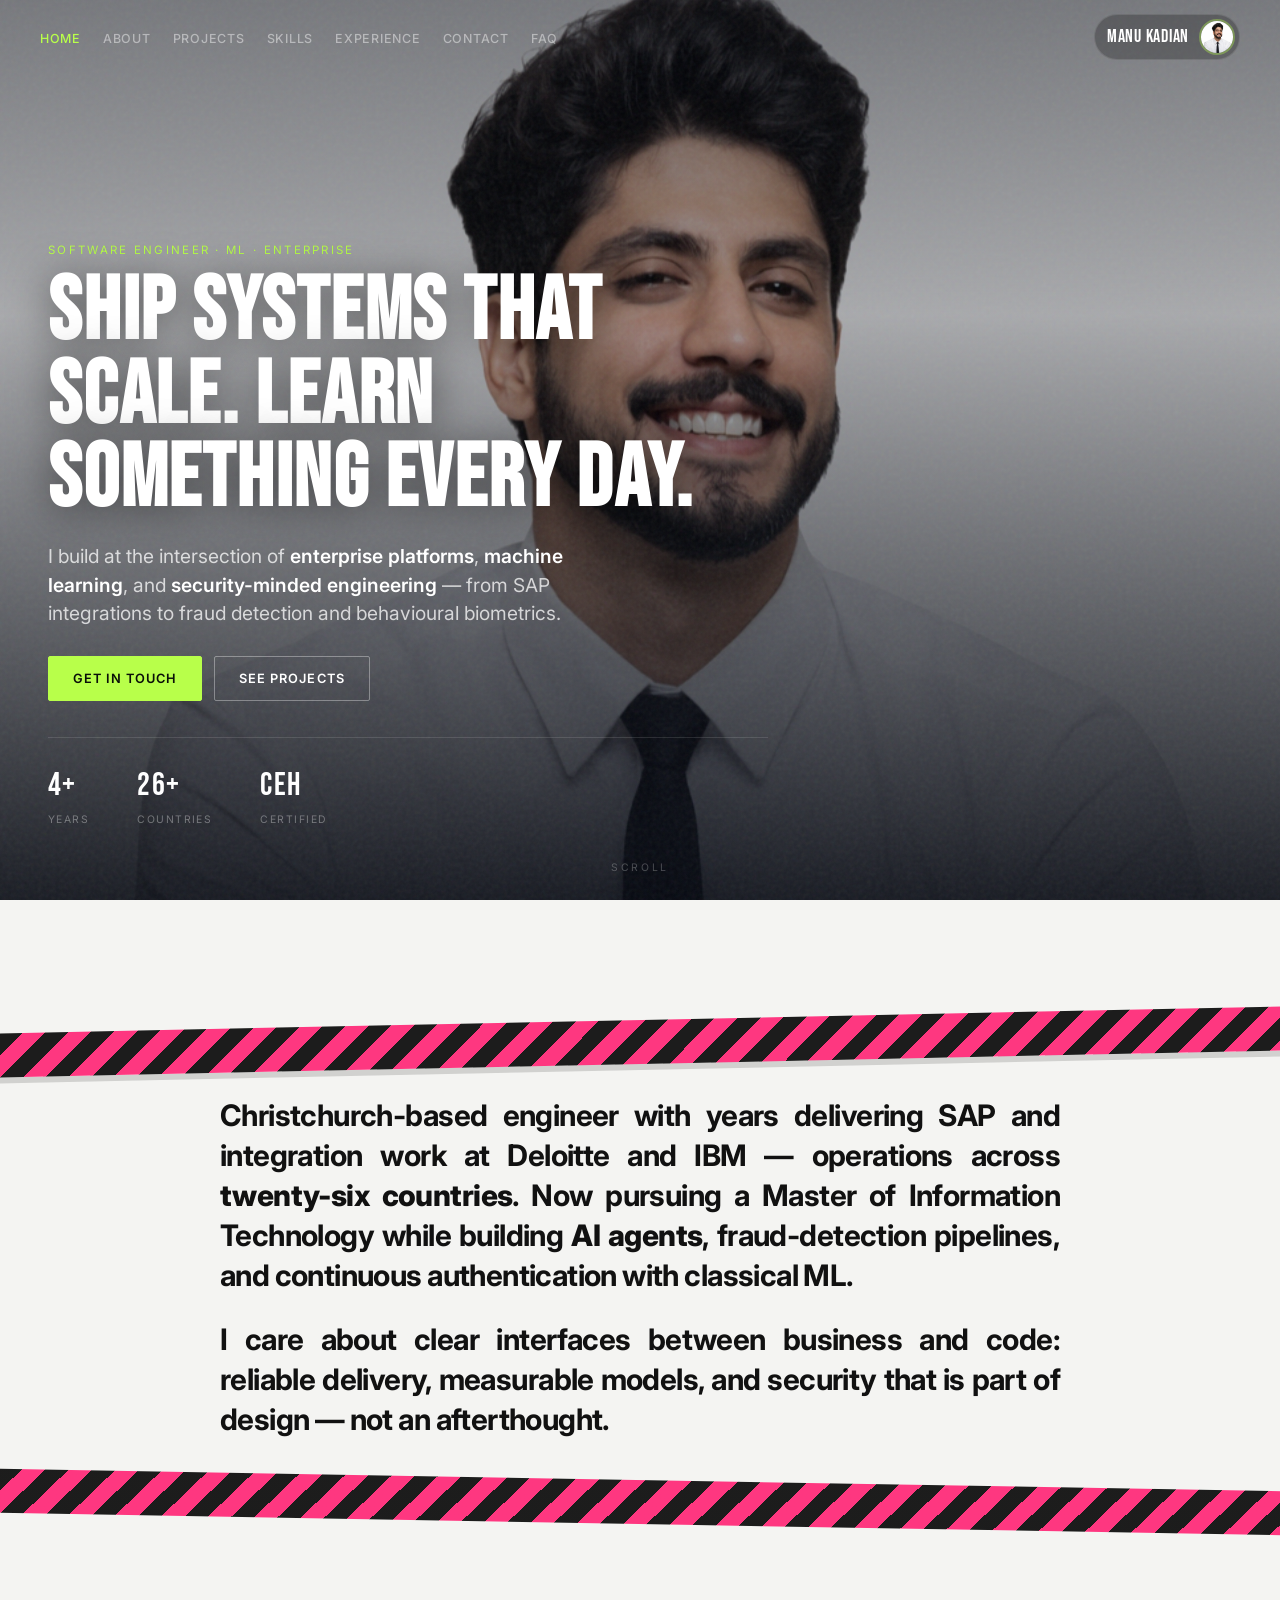
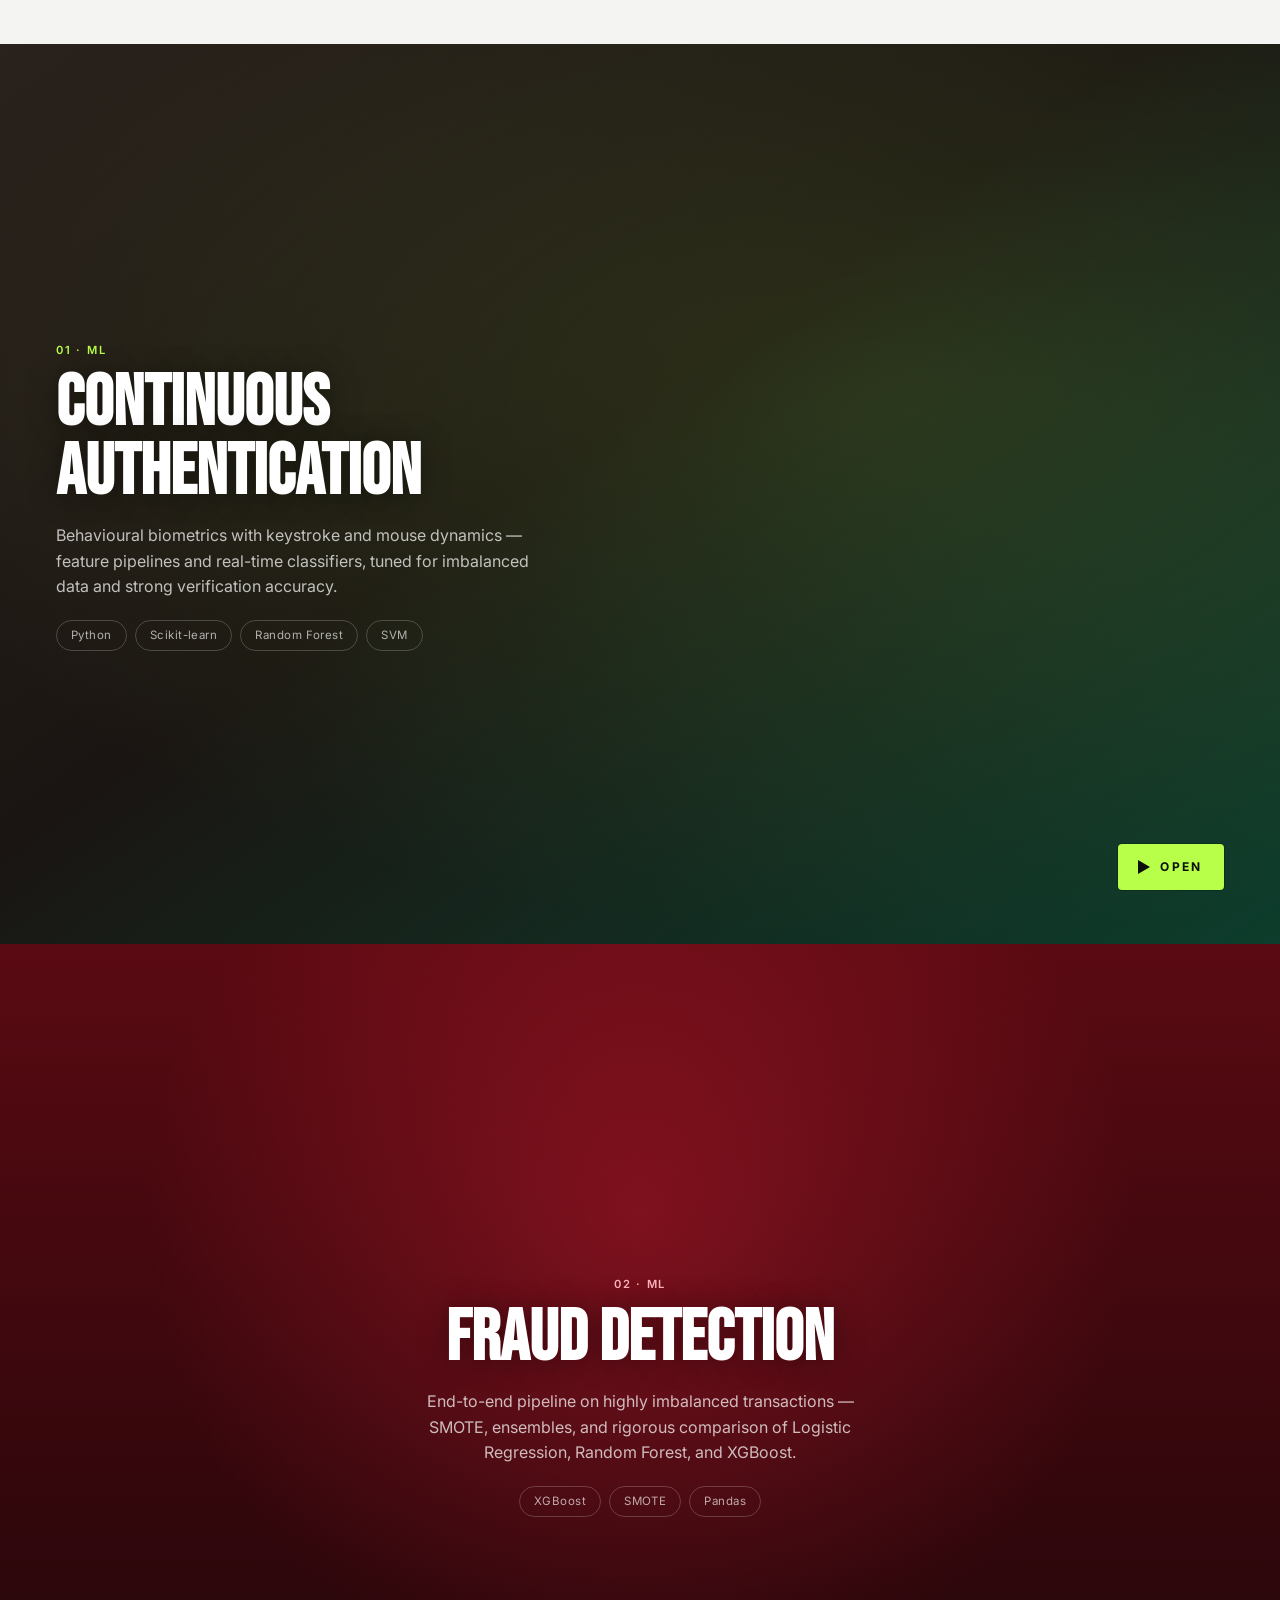
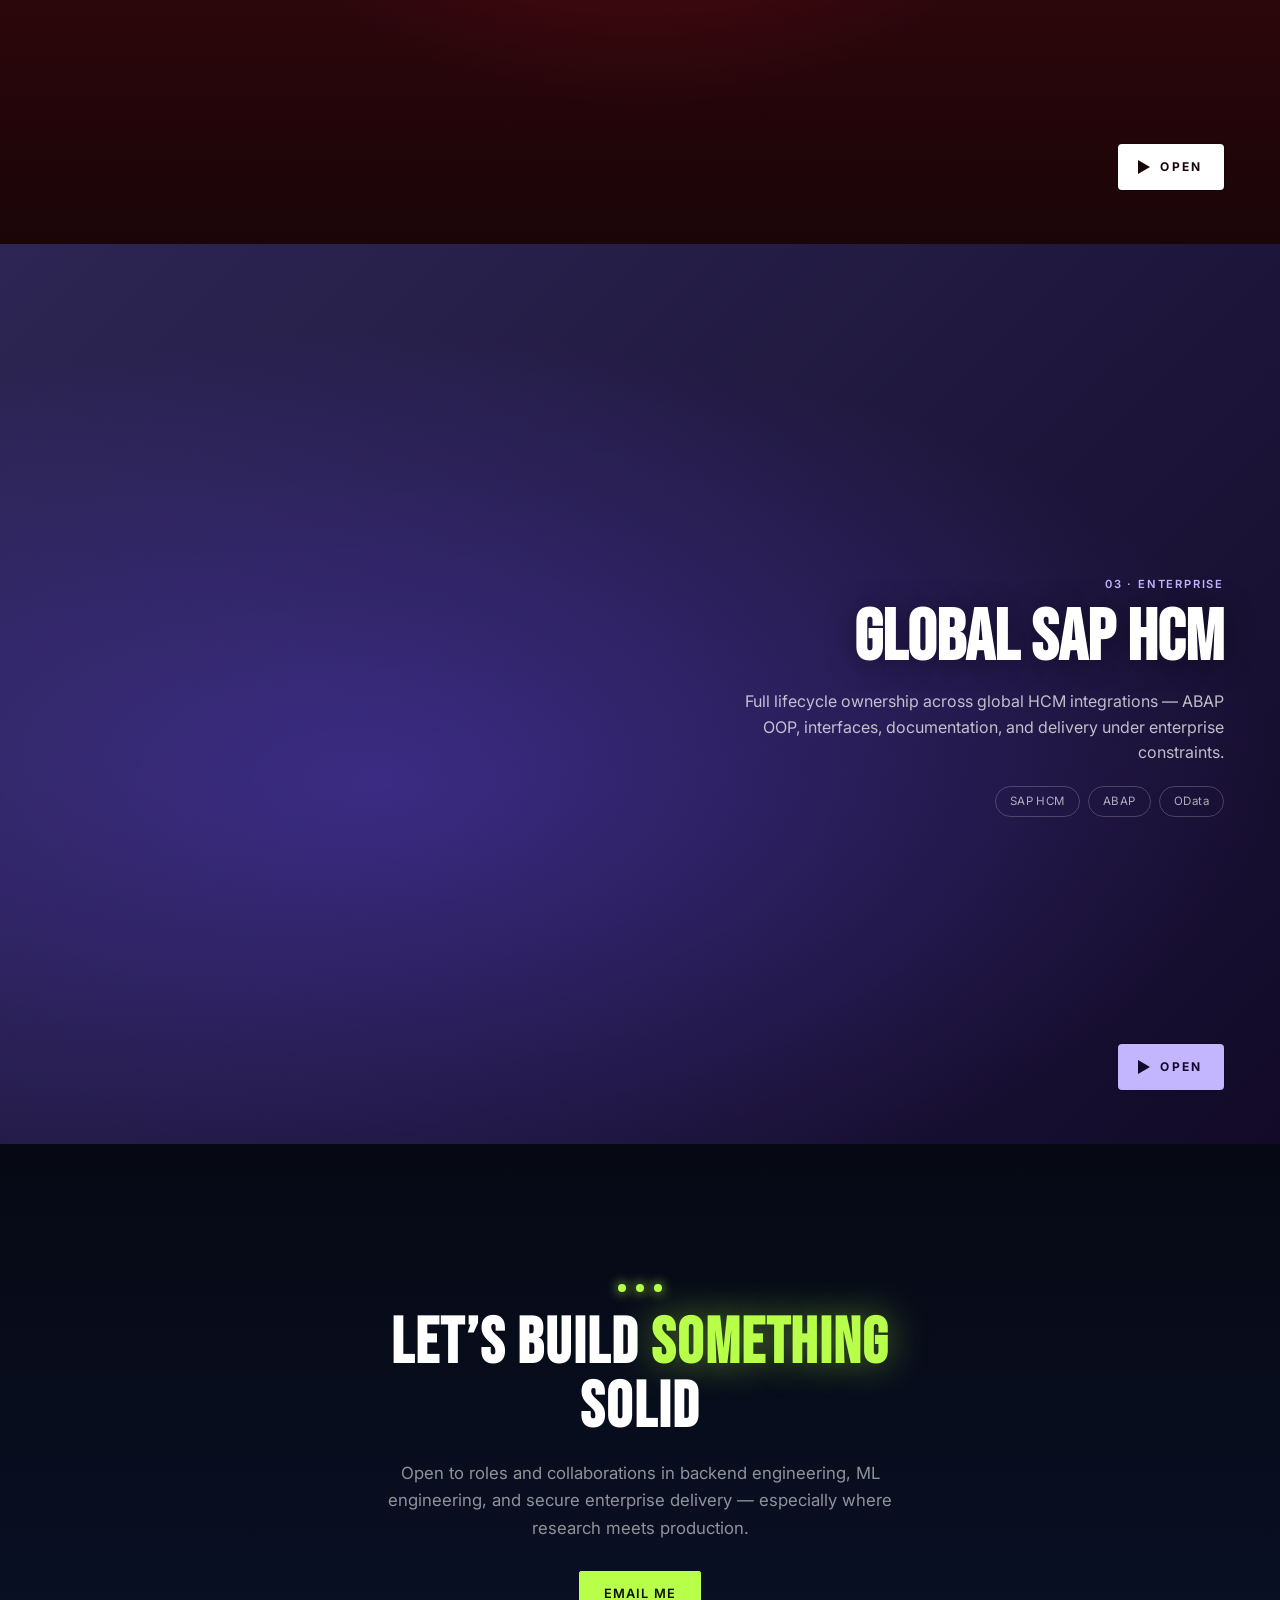
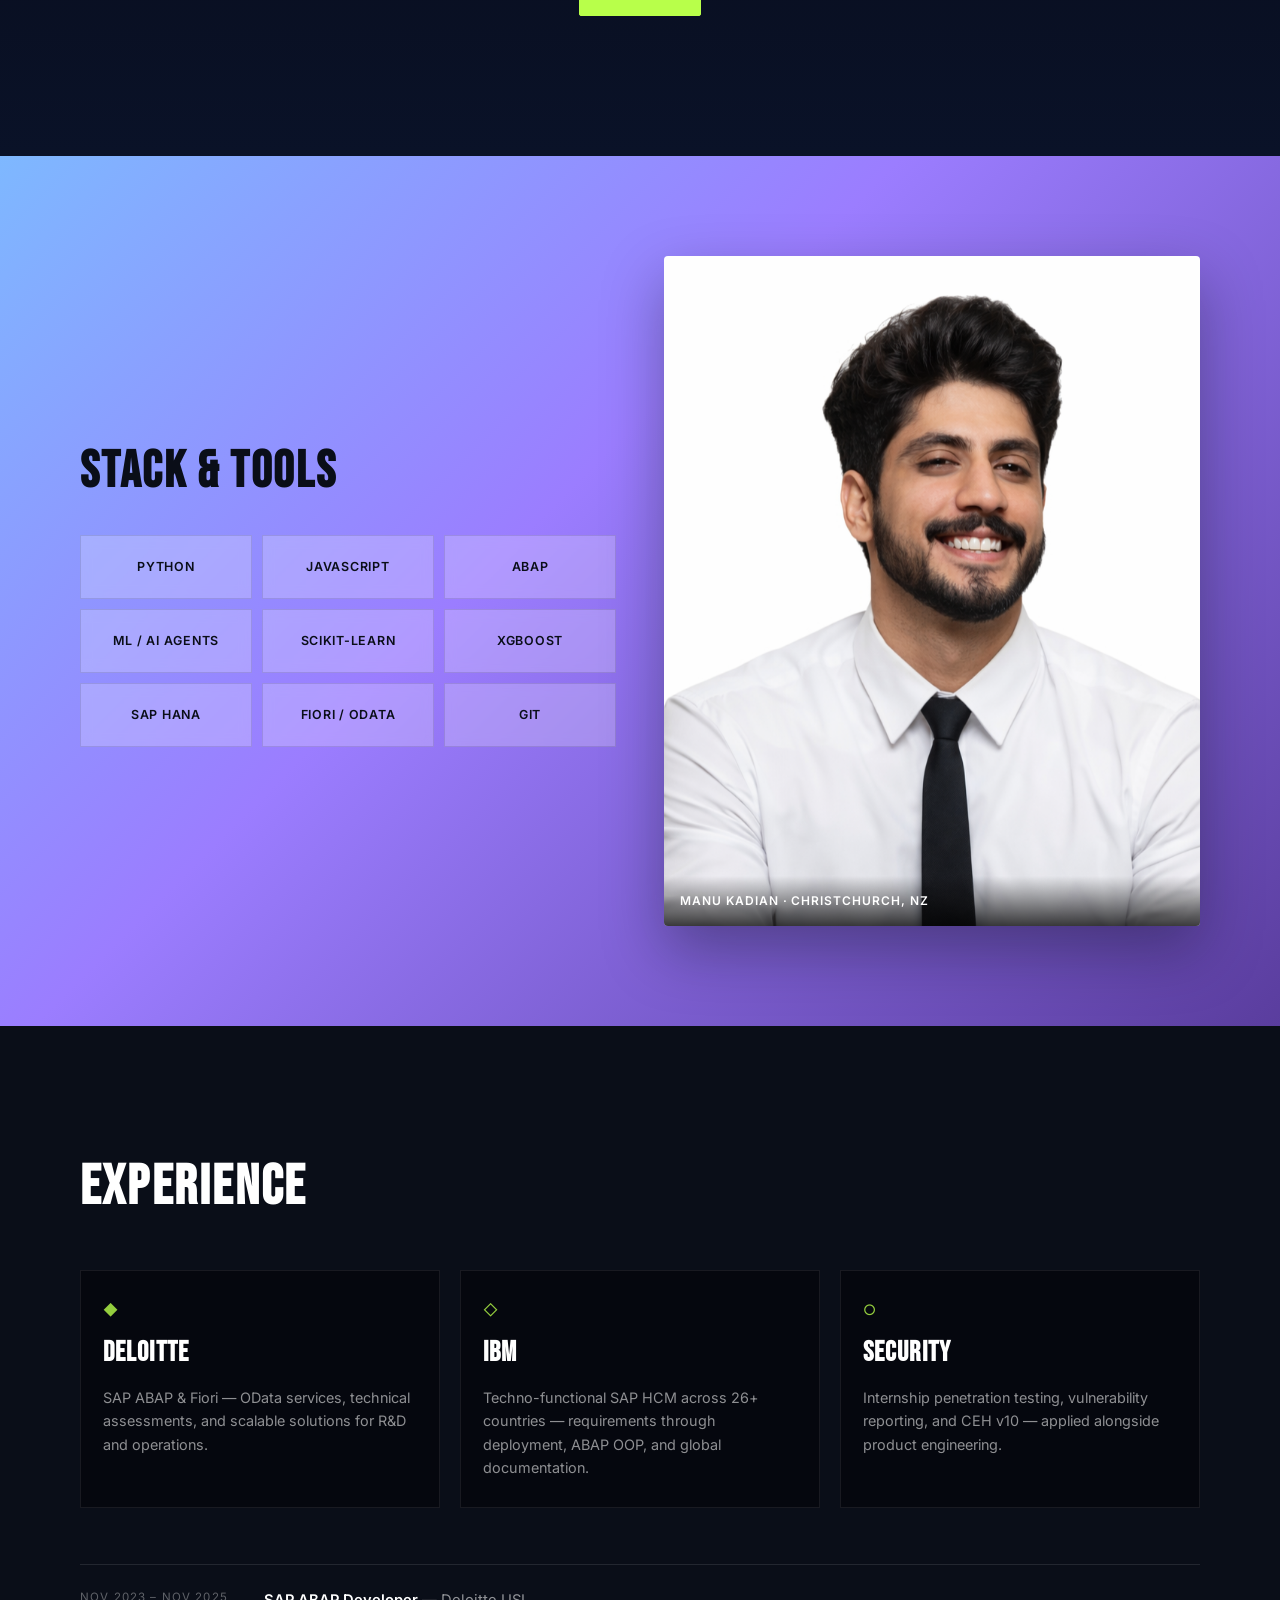
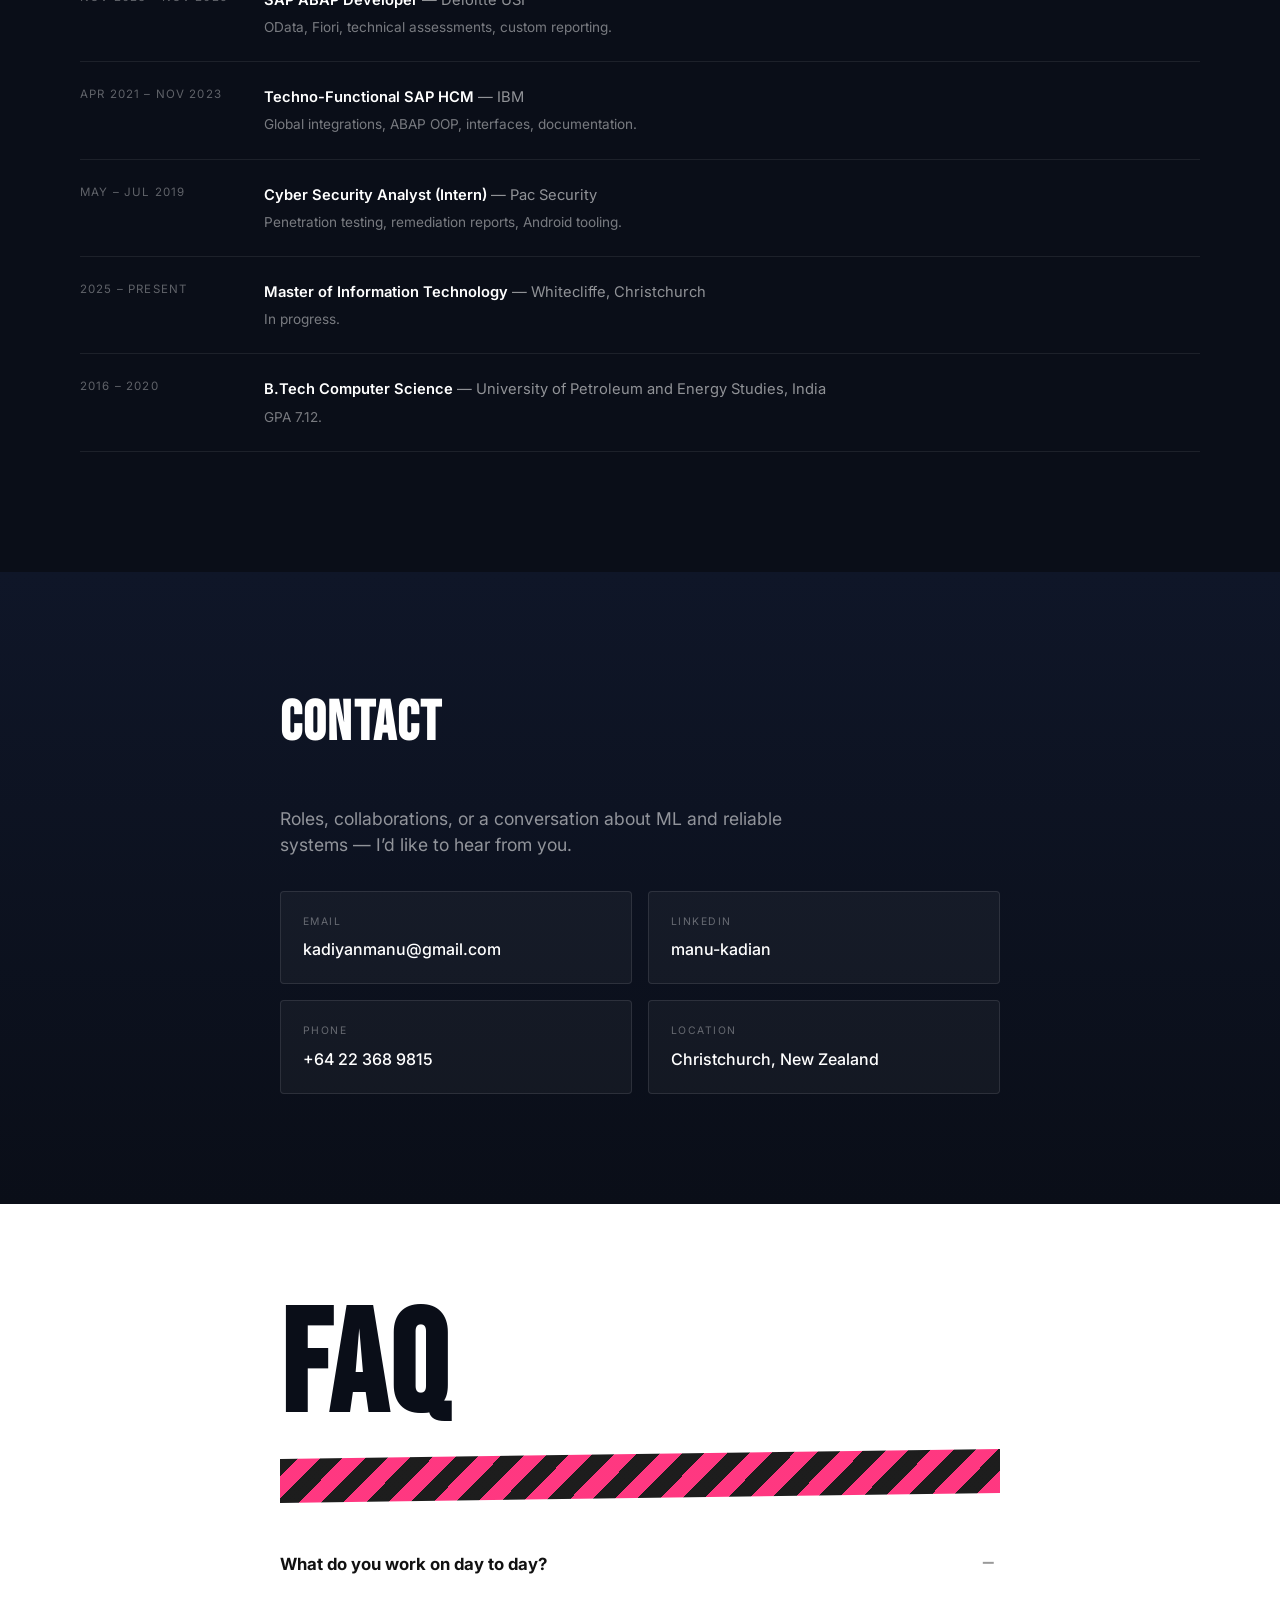
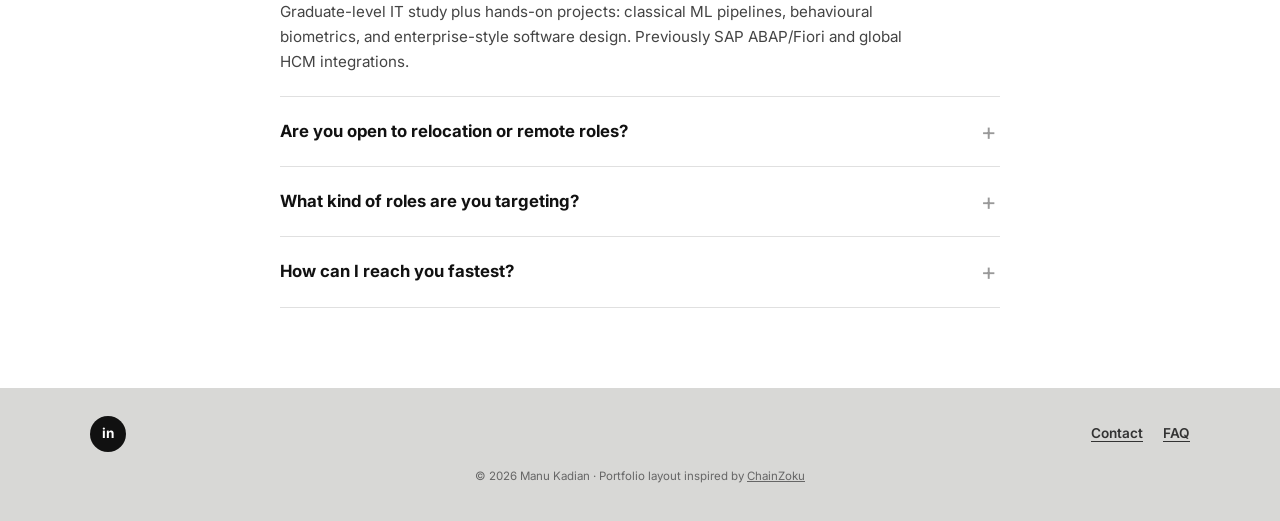
<file: index.html>
<!DOCTYPE html>
<html lang="en">

<head>
  <meta charset="UTF-8" />
  <meta name="viewport" content="width=device-width, initial-scale=1.0" />
  <title>Manu Kadian — Software Engineer</title>
  <meta name="description"
    content="Manu Kadian — Software Engineer. Enterprise systems, machine learning, and security. Deloitte, IBM. Christchurch, New Zealand." />
  <link rel="preconnect" href="https://fonts.googleapis.com" />
  <link rel="preconnect" href="https://fonts.gstatic.com" crossorigin />
  <link
    href="https://fonts.googleapis.com/css2?family=Bebas+Neue&family=Inter:ital,opsz,wght@0,14..32,400;0,14..32,500;0,14..32,600;0,14..32,700;1,14..32,400&display=swap"
    rel="stylesheet" />
  <link rel="stylesheet" href="style.css" />
</head>

<body>
  <a class="skip-link" href="#about">Skip to content</a>

  <header class="site-header" id="site-header">
    <nav class="site-nav" aria-label="Main navigation">
      <ul class="nav-list">
        <li><a href="#hero" class="nav-link" data-section="hero">Home</a></li>
        <li><a href="#about" class="nav-link" data-section="about">About</a></li>
        <li><a href="#projects" class="nav-link" data-section="projects">Projects</a></li>
        <li><a href="#skills" class="nav-link" data-section="skills">Skills</a></li>
        <li><a href="#experience" class="nav-link" data-section="experience">Experience</a></li>
        <li><a href="#contact" class="nav-link" data-section="contact">Contact</a></li>
        <li><a href="#faq" class="nav-link" data-section="faq">FAQ</a></li>
      </ul>
      <a href="#hero" class="nav-identity" aria-label="Manu Kadian, back to top">
        <span class="nav-name">Manu Kadian</span>
        <img class="nav-avatar" src="photo.png" width="40" height="40" alt="" />
      </a>
    </nav>
  </header>

  <main>
    <!-- Hero — full-bleed cinematic -->
    <section class="hero" id="hero" aria-label="Introduction">
      <div class="hero-media" aria-hidden="true">
        <img class="hero-img" src="photo.png" alt="" width="1920" height="1080" fetchpriority="high" />
        <div class="hero-scrim"></div>
        <div class="hero-grain"></div>
      </div>
      <div class="hero-inner hero-enter">
        <p class="hero-kicker">Software engineer · ML · Enterprise</p>
        <h1 class="hero-title">Ship systems that scale. Learn something every day.</h1>
        <p class="hero-lead">
          I build at the intersection of <strong>enterprise platforms</strong>, <strong>machine learning</strong>,
          and <strong>security-minded engineering</strong> — from SAP integrations to fraud detection and behavioural
          biometrics.
        </p>
        <div class="hero-actions">
          <a class="btn btn-primary" href="#contact">Get in touch</a>
          <a class="btn btn-ghost" href="#projects">See projects</a>
        </div>
        <div class="hero-stats" role="list">
          <div class="hero-stat" role="listitem"><span class="hero-stat-num">4+</span><span class="hero-stat-label">Years</span></div>
          <div class="hero-stat" role="listitem"><span class="hero-stat-num">26+</span><span class="hero-stat-label">Countries</span></div>
          <div class="hero-stat" role="listitem"><span class="hero-stat-num">CEH</span><span class="hero-stat-label">Certified</span></div>
        </div>
      </div>
      <div class="scroll-hint" aria-hidden="true">Scroll</div>
    </section>

    <!-- Mission — white block + tape -->
    <section class="band band-paper" id="about">
      <div class="tape tape-top" aria-hidden="true"></div>
      <div class="inner inner-mission">
        <p class="mission-text reveal" data-reveal>
          Christchurch-based engineer with years delivering SAP and integration work at Deloitte and IBM — operations
          across <strong>twenty-six countries</strong>. Now pursuing a Master of Information Technology while building
          <strong>AI agents</strong>, fraud-detection pipelines, and continuous authentication with classical ML.
        </p>
        <p class="mission-text reveal" data-reveal>
          I care about clear interfaces between business and code: reliable delivery, measurable models, and security
          that is part of design — not an afterthought.
        </p>
      </div>
      <div class="tape tape-bottom" aria-hidden="true"></div>
    </section>

    <!-- Project panels — full-viewport stripes like ChainZoku “clans” -->
    <section class="project-stack" id="projects" aria-label="Featured projects">
      <h2 class="section-title screen-reader">Projects</h2>

      <article class="project-panel panel-a reveal" data-reveal>
        <div class="project-panel-bg"></div>
        <div class="project-panel-inner">
          <span class="project-tag">01 · ML</span>
          <h3 class="project-name">Continuous Authentication</h3>
          <p class="project-blurb">
            Behavioural biometrics with keystroke and mouse dynamics — feature pipelines and real-time classifiers,
            tuned for imbalanced data and strong verification accuracy.
          </p>
          <ul class="project-tech">
            <li>Python</li>
            <li>Scikit-learn</li>
            <li>Random Forest</li>
            <li>SVM</li>
          </ul>
        </div>
        <a class="project-play" href="#contact" aria-label="Discuss this project">Open</a>
      </article>

      <article class="project-panel panel-b reveal" data-reveal>
        <div class="project-panel-bg"></div>
        <div class="project-panel-inner project-panel-inner--center">
          <span class="project-tag">02 · ML</span>
          <h3 class="project-name">Fraud Detection</h3>
          <p class="project-blurb">
            End-to-end pipeline on highly imbalanced transactions — SMOTE, ensembles, and rigorous comparison of
            Logistic Regression, Random Forest, and XGBoost.
          </p>
          <ul class="project-tech">
            <li>XGBoost</li>
            <li>SMOTE</li>
            <li>Pandas</li>
          </ul>
        </div>
        <a class="project-play" href="#contact" aria-label="Discuss this project">Open</a>
      </article>

      <article class="project-panel panel-c reveal" data-reveal>
        <div class="project-panel-bg"></div>
        <div class="project-panel-inner project-panel-inner--right">
          <span class="project-tag">03 · Enterprise</span>
          <h3 class="project-name">Global SAP HCM</h3>
          <p class="project-blurb">
            Full lifecycle ownership across global HCM integrations — ABAP OOP, interfaces, documentation, and delivery
            under enterprise constraints.
          </p>
          <ul class="project-tech">
            <li>SAP HCM</li>
            <li>ABAP</li>
            <li>OData</li>
          </ul>
        </div>
        <a class="project-play" href="#contact" aria-label="Discuss this project">Open</a>
      </article>
    </section>

    <!-- CTA band -->
    <section class="band band-cta" id="cta">
      <div class="inner inner-cta reveal" data-reveal>
        <p class="cta-dots" aria-hidden="true"><span></span><span></span><span></span></p>
        <h2 class="cta-title">Let’s build <span class="cta-accent">something</span> solid</h2>
        <p class="cta-copy">
          Open to roles and collaborations in backend engineering, ML engineering, and secure enterprise delivery —
          especially where research meets production.
        </p>
        <a class="btn btn-primary" href="mailto:kadiyanmanu@gmail.com">Email me</a>
      </div>
    </section>

    <!-- Skills + visual split -->
    <section class="band band-split" id="skills" aria-label="Skills and stack">
      <div class="split-grid">
        <div class="split-skills reveal" data-reveal>
          <h2 class="split-heading">Stack &amp; tools</h2>
          <div class="skill-grid" role="list">
            <span class="skill-cell" role="listitem">Python</span>
            <span class="skill-cell" role="listitem">JavaScript</span>
            <span class="skill-cell" role="listitem">ABAP</span>
            <span class="skill-cell" role="listitem">ML / AI agents</span>
            <span class="skill-cell" role="listitem">Scikit-learn</span>
            <span class="skill-cell" role="listitem">XGBoost</span>
            <span class="skill-cell" role="listitem">SAP HANA</span>
            <span class="skill-cell" role="listitem">Fiori / OData</span>
            <span class="skill-cell" role="listitem">Git</span>
          </div>
        </div>
        <div class="split-visual reveal" data-reveal>
          <img src="photo.png" alt="Manu Kadian" class="split-photo" width="800" height="1000" loading="lazy" />
          <p class="split-caption">Manu Kadian · Christchurch, NZ</p>
        </div>
      </div>
    </section>

    <!-- Three pillars -->
    <section class="band band-dark" id="experience" aria-label="Experience highlights">
      <div class="inner inner-wide">
        <h2 class="section-heading reveal" data-reveal>Experience</h2>
        <div class="pillar-grid">
          <article class="pillar reveal" data-reveal>
            <span class="pillar-icon" aria-hidden="true">◆</span>
            <h3 class="pillar-title">Deloitte</h3>
            <p class="pillar-body">SAP ABAP &amp; Fiori — OData services, technical assessments, and scalable solutions for R&amp;D and operations.</p>
          </article>
          <article class="pillar reveal" data-reveal>
            <span class="pillar-icon" aria-hidden="true">◇</span>
            <h3 class="pillar-title">IBM</h3>
            <p class="pillar-body">Techno-functional SAP HCM across 26+ countries — requirements through deployment, ABAP OOP, and global documentation.</p>
          </article>
          <article class="pillar reveal" data-reveal>
            <span class="pillar-icon" aria-hidden="true">○</span>
            <h3 class="pillar-title">Security</h3>
            <p class="pillar-body">Internship penetration testing, vulnerability reporting, and CEH v10 — applied alongside product engineering.</p>
          </article>
        </div>

        <ul class="timeline reveal" data-reveal>
          <li>
            <span class="tl-date">Nov 2023 – Nov 2025</span>
            <div>
              <strong>SAP ABAP Developer</strong> — Deloitte USI
              <p class="tl-note">OData, Fiori, technical assessments, custom reporting.</p>
            </div>
          </li>
          <li>
            <span class="tl-date">Apr 2021 – Nov 2023</span>
            <div>
              <strong>Techno-Functional SAP HCM</strong> — IBM
              <p class="tl-note">Global integrations, ABAP OOP, interfaces, documentation.</p>
            </div>
          </li>
          <li>
            <span class="tl-date">May – Jul 2019</span>
            <div>
              <strong>Cyber Security Analyst (Intern)</strong> — Pac Security
              <p class="tl-note">Penetration testing, remediation reports, Android tooling.</p>
            </div>
          </li>
          <li>
            <span class="tl-date">2025 – Present</span>
            <div>
              <strong>Master of Information Technology</strong> — Whitecliffe, Christchurch
              <p class="tl-note">In progress.</p>
            </div>
          </li>
          <li>
            <span class="tl-date">2016 – 2020</span>
            <div>
              <strong>B.Tech Computer Science</strong> — University of Petroleum and Energy Studies, India
              <p class="tl-note">GPA 7.12.</p>
            </div>
          </li>
        </ul>
      </div>
    </section>

    <!-- Contact -->
    <section class="band band-mid" id="contact">
      <div class="inner inner-contact reveal" data-reveal>
        <h2 class="section-heading section-heading--light">Contact</h2>
        <p class="contact-lead">Roles, collaborations, or a conversation about ML and reliable systems — I’d like to hear from you.</p>
        <div class="contact-grid">
          <a class="contact-block" href="mailto:kadiyanmanu@gmail.com">
            <span class="contact-label">Email</span>
            <span class="contact-value">kadiyanmanu@gmail.com</span>
          </a>
          <a class="contact-block" href="https://linkedin.com/in/manu-kadian-b2ba7a125/" target="_blank" rel="noopener noreferrer">
            <span class="contact-label">LinkedIn</span>
            <span class="contact-value">manu-kadian</span>
          </a>
          <a class="contact-block" href="tel:+64223689815">
            <span class="contact-label">Phone</span>
            <span class="contact-value">+64 22 368 9815</span>
          </a>
          <div class="contact-block contact-block--static">
            <span class="contact-label">Location</span>
            <span class="contact-value">Christchurch, New Zealand</span>
          </div>
        </div>
      </div>
    </section>

    <!-- FAQ -->
    <section class="band band-faq" id="faq">
      <div class="inner inner-faq">
        <h2 class="faq-mega reveal" data-reveal>FAQ</h2>
        <div class="tape tape-faq" aria-hidden="true"></div>
        <div class="accordion" data-accordion>
          <details class="accordion-item reveal" data-reveal open>
            <summary>What do you work on day to day?</summary>
            <div class="accordion-body">
              <p>Graduate-level IT study plus hands-on projects: classical ML pipelines, behavioural biometrics, and enterprise-style software design. Previously SAP ABAP/Fiori and global HCM integrations.</p>
            </div>
          </details>
          <details class="accordion-item reveal" data-reveal>
            <summary>Are you open to relocation or remote roles?</summary>
            <div class="accordion-body">
              <p>Based in Christchurch, New Zealand. Open to remote-first roles and to relocation for the right team and problem space.</p>
            </div>
          </details>
          <details class="accordion-item reveal" data-reveal>
            <summary>What kind of roles are you targeting?</summary>
            <div class="accordion-body">
              <p>Software engineering with emphasis on backend, data/ML engineering, or secure enterprise platforms — places where delivery discipline and measurable outcomes matter.</p>
            </div>
          </details>
          <details class="accordion-item reveal" data-reveal>
            <summary>How can I reach you fastest?</summary>
            <div class="accordion-body">
              <p>Email is best for detailed introductions. LinkedIn works for a quick connection.</p>
            </div>
          </details>
        </div>
      </div>
    </section>
  </main>

  <footer class="site-footer">
    <div class="footer-inner">
      <div class="footer-social">
        <a href="https://linkedin.com/in/manu-kadian-b2ba7a125/" target="_blank" rel="noopener noreferrer" aria-label="LinkedIn">in</a>
      </div>
      <div class="footer-links">
        <a href="#contact">Contact</a>
        <a href="#faq">FAQ</a>
      </div>
    </div>
    <p class="footer-copy">© 2026 Manu Kadian · Portfolio layout inspired by <a href="https://chainzoku.io/?ref=godly" target="_blank" rel="noopener noreferrer">ChainZoku</a></p>
  </footer>

  <script>
    (function () {
      const header = document.getElementById('site-header');
      const heroImg = document.querySelector('.hero-img');
      const navLinks = document.querySelectorAll('.nav-link');
      const sections = Array.from(document.querySelectorAll('section[id]'));
      const reduceMotion = window.matchMedia('(prefers-reduced-motion: reduce)').matches;

      /* Nav background + scroll-spy (matches long single-page layout like ChainZoku) */
      function onScroll() {
        header.classList.toggle('is-scrolled', window.scrollY > 40);
        const headerH = header.offsetHeight || 72;
        const pos = window.scrollY + headerH + 100;
        let current = sections[0] ? sections[0].id : 'hero';
        for (let i = 0; i < sections.length; i++) {
          const sec = sections[i];
          if (sec.offsetTop <= pos) current = sec.id;
        }
        const nearBottom =
          window.scrollY + window.innerHeight >= document.documentElement.scrollHeight - 48;
        if (nearBottom && sections.length) {
          current = sections[sections.length - 1].id;
        }
        navLinks.forEach((a) => a.classList.toggle('is-active', a.dataset.section === current));
      }
      window.addEventListener('scroll', onScroll, { passive: true });
      onScroll();

      /* Reveal on scroll */
      const revealEls = document.querySelectorAll('[data-reveal]');
      const ioReveal = new IntersectionObserver(
        (entries) => {
          entries.forEach((en) => {
            if (en.isIntersecting) {
              en.target.classList.add('is-visible');
              ioReveal.unobserve(en.target);
            }
          });
        },
        { rootMargin: '0px 0px -8% 0px', threshold: 0.08 }
      );
      revealEls.forEach((el) => ioReveal.observe(el));

      /* Hero parallax (respect reduced motion) */
      if (heroImg && !reduceMotion) {
        const hero = document.querySelector('.hero');
        hero.addEventListener(
          'mousemove',
          (e) => {
            const x = (e.clientX / window.innerWidth - 0.5) * 24;
            const y = (e.clientY / window.innerHeight - 0.5) * 24;
            heroImg.style.transform = `scale(1.08) translate(${x}px, ${y}px)`;
          },
          { passive: true }
        );
        hero.addEventListener('mouseleave', () => {
          heroImg.style.transform = 'scale(1.06) translate(0,0)';
        });
      }

      /* Smooth scroll for nav (native smooth + offset for fixed header) */
      const headerOffset = () => header.offsetHeight || 72;
      document.querySelectorAll('a[href^="#"]').forEach((anchor) => {
        anchor.addEventListener('click', (e) => {
          const id = anchor.getAttribute('href');
          if (!id || id === '#') return;
          const target = document.querySelector(id);
          if (!target) return;
          e.preventDefault();
          const y = target.getBoundingClientRect().top + window.scrollY - headerOffset() + 2;
          window.scrollTo({ top: y, behavior: reduceMotion ? 'auto' : 'smooth' });
          if (anchor.classList.contains('nav-link')) {
            history.replaceState(null, '', id);
          }
        });
      });
    })();
  </script>
</body>

</html>
</file>
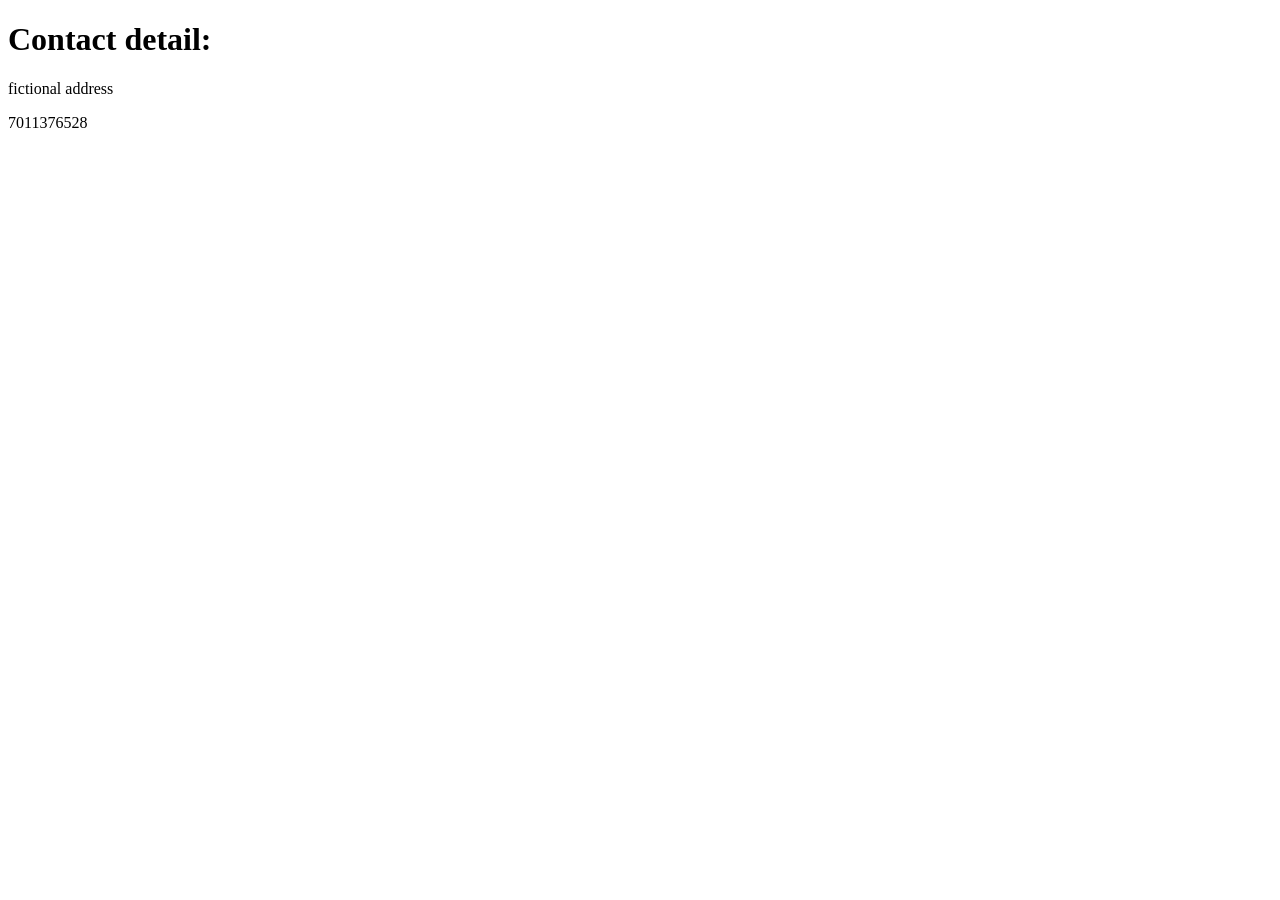
<file: contact-me.html>
<!DOCTYPE html>
<html lang="en" dir="ltr">

<head>
  <meta charset="utf-8">
  <title></title>
</head>

<body>
  <h1>Contact detail:</h1>
  <p>fictional address</p>
  <p>7011376528</p>
</body>

</html>
</file>
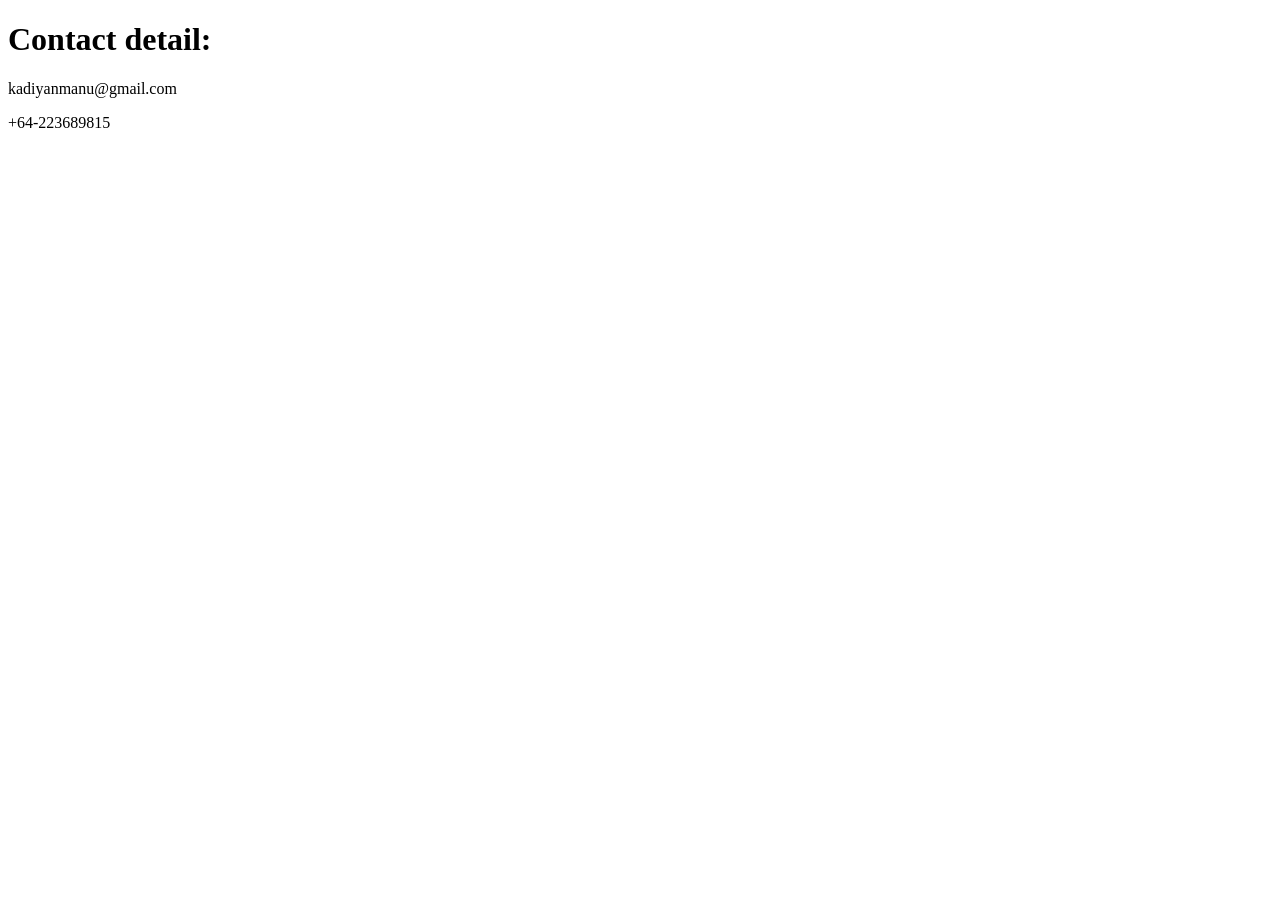
<file: Contact-me.html>
<!DOCTYPE html>
<html lang="en" dir="ltr">

<head>
  <meta charset="utf-8">
  <title></title>
</head>

<body>
  <h1>Contact detail:</h1>
  <p>kadiyanmanu@gmail.com</p>
  <p>+64-223689815</p>
</body>

</html>
</file>
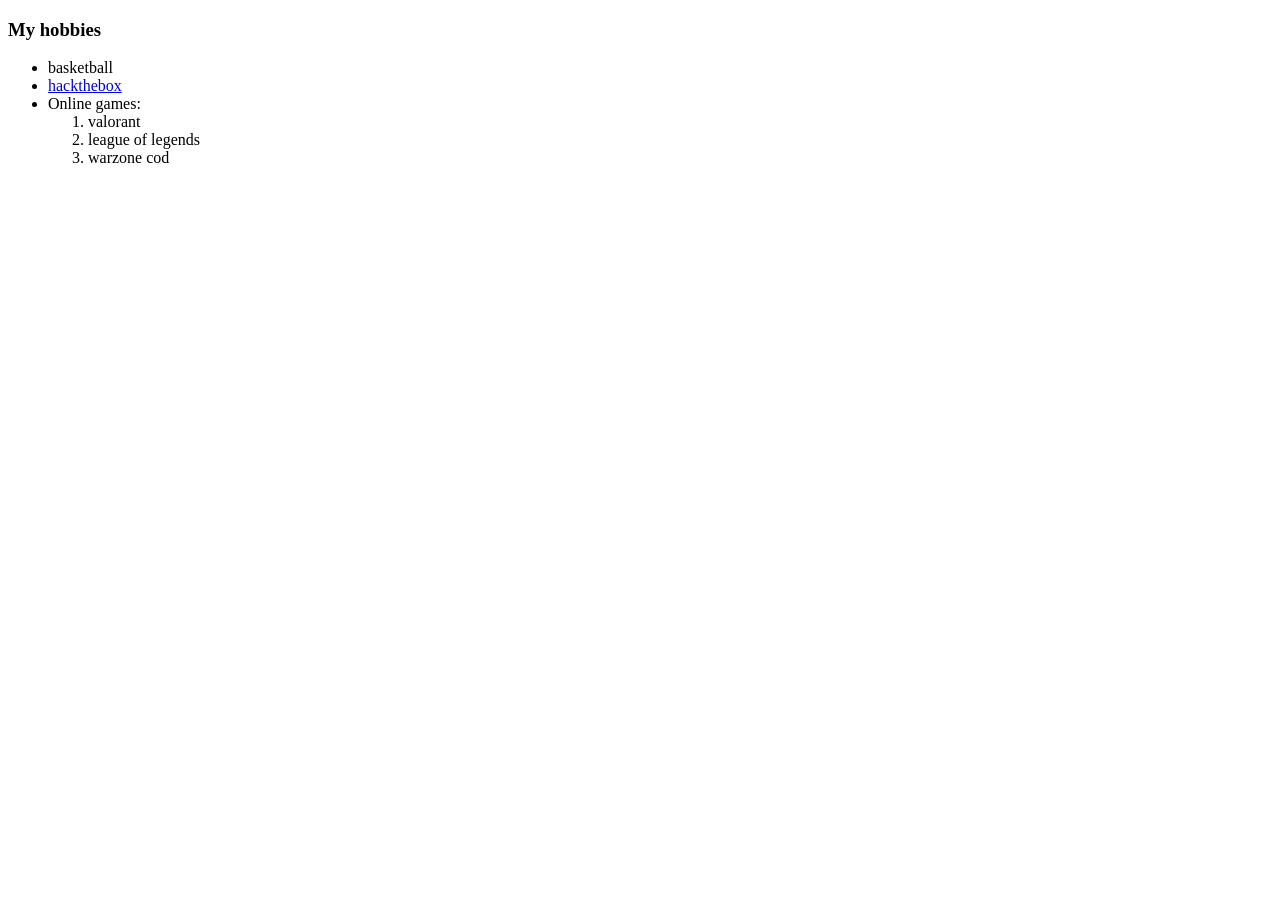
<file: hobbies.html>
<!DOCTYPE html>
<html lang="en" dir="ltr">

<head>
  <meta charset="utf-8">
  <title></title>
</head>

<body>
  <h3>My hobbies</h3>
  <ul>
    <li>basketball</li>
    <li><a href="https://hackthebox.eu">hackthebox</a></li>
    <li>
      Online games:
      <ol>
        <li>valorant</li>
        <li>league of legends</li>
        <li>warzone cod</li>
      </ol>
    </li>

  </ul>
</body>

</html>
</file>
<file: style.css>
/* ============================================
   Manu Kadian — ChainZoku-inspired single page
   Reference: https://chainzoku.io/
   ============================================ */

:root {
  --ink: #0a0e18;
  --ink-deep: #050810;
  --paper: #f4f4f2;
  --white: #ffffff;
  --text: rgba(255, 255, 255, 0.88);
  --muted: rgba(255, 255, 255, 0.55);
  --neon: #b8ff4a;
  --neon-dim: #7cff6a;
  --pink: #ff2d7a;
  --purple: #6b4cff;
  --red: #e8223a;
  --brown: #3d2f28;
  --footer-bg: #d8d8d6;
  --font-display: "Bebas Neue", Impact, sans-serif;
  --font-body: "Inter", system-ui, sans-serif;
  --header-h: 72px;
  --ease-out: cubic-bezier(0.22, 1, 0.36, 1);
}

*, *::before, *::after {
  box-sizing: border-box;
  margin: 0;
  padding: 0;
}

html {
  scroll-behavior: smooth;
  -webkit-text-size-adjust: 100%;
}

@media (prefers-reduced-motion: reduce) {
  html {
    scroll-behavior: auto;
  }
  .reveal,
  .hero-img,
  .scroll-hint {
    transition: none !important;
    animation: none !important;
  }
}

body {
  font-family: var(--font-body);
  background: var(--ink-deep);
  color: var(--text);
  line-height: 1.5;
  overflow-x: hidden;
}

a {
  color: inherit;
  text-decoration: none;
}

img {
  max-width: 100%;
  height: auto;
  display: block;
}

.screen-reader {
  position: absolute;
  width: 1px;
  height: 1px;
  padding: 0;
  margin: -1px;
  overflow: hidden;
  clip: rect(0, 0, 0, 0);
  white-space: nowrap;
  border: 0;
}

.skip-link {
  position: absolute;
  left: -9999px;
  top: 0;
  z-index: 999;
  padding: 12px 20px;
  background: var(--neon);
  color: #000;
  font-weight: 600;
}

.skip-link:focus {
  left: 16px;
  top: 16px;
}

/* ----- Header / nav ----- */
.site-header {
  position: fixed;
  inset: 0 0 auto 0;
  z-index: 300;
  pointer-events: none;
}

.site-header.is-scrolled .site-nav {
  background: rgba(5, 8, 16, 0.82);
  backdrop-filter: blur(14px);
  -webkit-backdrop-filter: blur(14px);
  border-bottom: 1px solid rgba(255, 255, 255, 0.06);
}

.site-nav {
  pointer-events: auto;
  display: flex;
  align-items: center;
  justify-content: space-between;
  gap: 16px;
  padding: 14px clamp(16px, 4vw, 40px);
  transition: background 0.35s var(--ease-out), border-color 0.35s;
}

.nav-list {
  display: flex;
  flex-wrap: wrap;
  align-items: center;
  gap: clamp(10px, 2vw, 22px);
  list-style: none;
}

.nav-link {
  font-size: 0.78rem;
  font-weight: 500;
  letter-spacing: 0.06em;
  text-transform: uppercase;
  color: rgba(255, 255, 255, 0.45);
  transition: color 0.2s;
}

.nav-link:hover {
  color: rgba(255, 255, 255, 0.95);
}

.nav-link.is-active {
  color: var(--neon);
}

.nav-identity {
  display: flex;
  align-items: center;
  gap: 10px;
  flex-shrink: 0;
  padding: 4px 4px 4px 12px;
  border-radius: 999px;
  border: 1px solid rgba(255, 255, 255, 0.12);
  background: rgba(0, 0, 0, 0.25);
  transition: border-color 0.2s, background 0.2s;
}

.nav-identity:hover {
  border-color: rgba(184, 255, 74, 0.45);
  background: rgba(0, 0, 0, 0.4);
}

.nav-name {
  font-family: var(--font-display);
  font-size: 1.15rem;
  letter-spacing: 0.04em;
  color: var(--white);
  line-height: 1;
}

.nav-avatar {
  width: 36px;
  height: 36px;
  border-radius: 50%;
  object-fit: cover;
  border: 2px solid rgba(184, 255, 74, 0.35);
}

/* ----- Hero ----- */
.hero {
  position: relative;
  min-height: 100vh;
  min-height: 100dvh;
  display: flex;
  align-items: flex-end;
  padding: calc(var(--header-h) + 32px) clamp(16px, 5vw, 48px) clamp(48px, 8vh, 100px);
  overflow: hidden;
}

.hero-media {
  position: absolute;
  inset: 0;
  z-index: 0;
}

.hero-img {
  width: 100%;
  height: 100%;
  object-fit: cover;
  object-position: center 25%;
  transform: scale(1.06);
  filter: saturate(0.85) contrast(1.05);
  transition: transform 0.2s ease-out;
}

.hero-scrim {
  position: absolute;
  inset: 0;
  background: linear-gradient(
    180deg,
    rgba(5, 8, 16, 0.55) 0%,
    rgba(5, 8, 16, 0.35) 35%,
    rgba(5, 8, 16, 0.92) 100%
  );
  z-index: 1;
}

.hero-grain {
  position: absolute;
  inset: 0;
  z-index: 2;
  opacity: 0.07;
  pointer-events: none;
  background-image: url("data:image/svg+xml,%3Csvg viewBox='0 0 256 256' xmlns='http://www.w3.org/2000/svg'%3E%3Cfilter id='n'%3E%3CfeTurbulence type='fractalNoise' baseFrequency='0.8' numOctaves='4' stitchTiles='stitch'/%3E%3C/filter%3E%3Crect width='100%25' height='100%25' filter='url(%23n)'/%3E%3C/svg%3E");
}

.hero-inner {
  position: relative;
  z-index: 3;
  max-width: 720px;
}

/* Hero loads in view — animate on first paint (not scroll-reveal) */
.hero-enter {
  animation: hero-in 1s var(--ease-out) both;
}

@keyframes hero-in {
  from {
    opacity: 0;
    transform: translateY(24px);
  }
  to {
    opacity: 1;
    transform: translateY(0);
  }
}

@media (prefers-reduced-motion: reduce) {
  .hero-enter {
    animation: none;
    opacity: 1;
  }
}

.hero-kicker {
  font-size: 0.72rem;
  text-transform: uppercase;
  letter-spacing: 0.2em;
  color: var(--neon);
  margin-bottom: 12px;
}

.hero-title {
  font-family: var(--font-display);
  font-size: clamp(2.8rem, 10vw, 5.5rem);
  line-height: 0.95;
  letter-spacing: 0.02em;
  color: var(--white);
  margin-bottom: 20px;
  text-shadow: 0 4px 40px rgba(0, 0, 0, 0.5);
}

.hero-lead {
  font-size: clamp(1rem, 2.2vw, 1.2rem);
  color: rgba(255, 255, 255, 0.75);
  max-width: 540px;
  margin-bottom: 28px;
}

.hero-lead strong {
  color: var(--white);
  font-weight: 600;
}

.hero-actions {
  display: flex;
  flex-wrap: wrap;
  gap: 12px;
  margin-bottom: 36px;
}

.btn {
  display: inline-flex;
  align-items: center;
  justify-content: center;
  padding: 12px 24px;
  font-size: 0.8rem;
  font-weight: 600;
  letter-spacing: 0.08em;
  text-transform: uppercase;
  border-radius: 2px;
  transition: transform 0.2s var(--ease-out), background 0.2s, color 0.2s, border-color 0.2s;
}

.btn:active {
  transform: scale(0.98);
}

.btn-primary {
  background: var(--neon);
  color: #0a0f08;
  border: 1px solid var(--neon);
}

.btn-primary:hover {
  background: var(--white);
  border-color: var(--white);
}

.btn-ghost {
  background: transparent;
  color: var(--white);
  border: 1px solid rgba(255, 255, 255, 0.35);
}

.btn-ghost:hover {
  border-color: var(--neon);
  color: var(--neon);
}

.hero-stats {
  display: flex;
  flex-wrap: wrap;
  gap: clamp(24px, 5vw, 48px);
  padding-top: 24px;
  border-top: 1px solid rgba(255, 255, 255, 0.12);
}

.hero-stat {
  display: flex;
  flex-direction: column;
  gap: 2px;
}

.hero-stat-num {
  font-family: var(--font-display);
  font-size: 2rem;
  color: var(--white);
  letter-spacing: 0.04em;
}

.hero-stat-label {
  font-size: 0.65rem;
  text-transform: uppercase;
  letter-spacing: 0.14em;
  color: rgba(255, 255, 255, 0.35);
}

.scroll-hint {
  position: absolute;
  bottom: 24px;
  left: 50%;
  transform: translateX(-50%);
  z-index: 4;
  font-size: 0.65rem;
  letter-spacing: 0.25em;
  text-transform: uppercase;
  color: rgba(255, 255, 255, 0.25);
  animation: float-y 2.4s ease-in-out infinite;
}

@keyframes float-y {
  0%, 100% { transform: translateX(-50%) translateY(0); }
  50% { transform: translateX(-50%) translateY(6px); }
}

/* ----- Bands ----- */
.band {
  position: relative;
}

.inner {
  width: 100%;
  max-width: 1100px;
  margin: 0 auto;
  padding-left: clamp(16px, 4vw, 40px);
  padding-right: clamp(16px, 4vw, 40px);
}

.inner-wide {
  max-width: 1200px;
}

/* Paper / mission */
.band-paper {
  background: var(--paper);
  color: #111;
  padding: clamp(64px, 12vw, 120px) 0;
}

.inner-mission {
  max-width: 920px;
}

.mission-text {
  font-size: clamp(1.15rem, 2.8vw, 1.85rem);
  font-weight: 700;
  line-height: 1.35;
  text-align: justify;
  text-justify: inter-word;
  margin-bottom: 1.5rem;
  letter-spacing: -0.02em;
}

.mission-text:last-of-type {
  margin-bottom: 0;
}

.mission-text strong {
  font-weight: 800;
}

/* Caution tape stripes */
.tape {
  height: 44px;
  background: repeating-linear-gradient(
    -45deg,
    var(--pink) 0px,
    var(--pink) 16px,
    #111 16px,
    #111 32px
  );
  opacity: 0.95;
}

.tape-top {
  margin-bottom: 32px;
  transform: skewY(-1.2deg) scaleX(1.02);
  box-shadow: 0 6px 0 rgba(0, 0, 0, 0.15);
}

.tape-bottom {
  margin-top: 40px;
  transform: skewY(1deg) scaleX(1.02);
}

.tape-faq {
  margin: 20px 0 32px;
  transform: skewY(-0.8deg);
  max-width: 100%;
}

/* ----- Project panels ----- */
.project-stack {
  display: flex;
  flex-direction: column;
}

.project-panel {
  position: relative;
  min-height: 100vh;
  min-height: 100dvh;
  display: flex;
  align-items: center;
  padding: 100px clamp(20px, 5vw, 56px);
  overflow: hidden;
}

.project-panel-bg {
  position: absolute;
  inset: 0;
  z-index: 0;
}

.panel-a .project-panel-bg {
  background:
    radial-gradient(ellipse 80% 60% at 70% 40%, rgba(184, 255, 74, 0.12), transparent),
    linear-gradient(145deg, #2a221c 0%, #1a1512 45%, #0d3d2c 100%);
}

.panel-b .project-panel-bg {
  background:
    radial-gradient(circle at 50% 30%, rgba(232, 34, 58, 0.35), transparent 55%),
    linear-gradient(180deg, #5a0a12 0%, #1a0508 100%);
}

.panel-c .project-panel-bg {
  background:
    radial-gradient(ellipse 70% 50% at 30% 60%, rgba(107, 76, 255, 0.35), transparent),
    linear-gradient(135deg, #2d2654 0%, #120a28 100%);
}

.project-panel-inner {
  position: relative;
  z-index: 1;
  max-width: 480px;
}

.project-panel-inner--center {
  margin-left: auto;
  margin-right: auto;
  text-align: center;
}

.project-panel-inner--center .project-tech {
  justify-content: center;
}

.project-panel-inner--right {
  margin-left: auto;
  text-align: right;
}

.project-panel-inner--right .project-tech {
  justify-content: flex-end;
}

.project-tag {
  display: inline-block;
  font-size: 0.7rem;
  font-weight: 600;
  letter-spacing: 0.16em;
  text-transform: uppercase;
  color: var(--neon);
  margin-bottom: 12px;
}

.panel-b .project-tag {
  color: #ffb3bc;
}

.panel-c .project-tag {
  color: #c4b5ff;
}

.project-name {
  font-family: var(--font-display);
  font-size: clamp(2.5rem, 8vw, 4.5rem);
  line-height: 0.95;
  color: var(--white);
  margin-bottom: 16px;
  text-shadow: 0 2px 30px rgba(0, 0, 0, 0.4);
}

.project-blurb {
  font-size: 1rem;
  color: rgba(255, 255, 255, 0.72);
  line-height: 1.6;
  margin-bottom: 20px;
}

.project-tech {
  display: flex;
  flex-wrap: wrap;
  gap: 8px;
  list-style: none;
}

.project-tech li {
  font-size: 0.72rem;
  padding: 6px 14px;
  border: 1px solid rgba(255, 255, 255, 0.2);
  border-radius: 999px;
  color: rgba(255, 255, 255, 0.65);
  letter-spacing: 0.04em;
}

.project-play {
  position: absolute;
  bottom: clamp(32px, 6vh, 64px);
  right: clamp(20px, 5vw, 56px);
  z-index: 2;
  display: inline-flex;
  align-items: center;
  gap: 10px;
  padding: 14px 22px 14px 20px;
  font-size: 0.75rem;
  font-weight: 700;
  letter-spacing: 0.18em;
  text-transform: uppercase;
  color: #0a0f08;
  background: var(--neon);
  border-radius: 4px;
  box-shadow: 0 0 0 1px rgba(0, 0, 0, 0.2);
  transition: transform 0.2s var(--ease-out), box-shadow 0.2s;
}

.project-play::before {
  content: "";
  width: 0;
  height: 0;
  border-style: solid;
  border-width: 7px 0 7px 12px;
  border-color: transparent transparent transparent #0a0f08;
}

.project-play:hover {
  transform: translateY(-2px);
  box-shadow: 0 8px 24px rgba(184, 255, 74, 0.35);
}

.panel-b .project-play {
  background: var(--white);
  color: #1a0508;
}

.panel-b .project-play::before {
  border-color: transparent transparent transparent #1a0508;
}

.panel-c .project-play {
  background: #c4b5ff;
  color: #120a28;
}

.panel-c .project-play::before {
  border-color: transparent transparent transparent #120a28;
}

/* CTA band */
.band-cta {
  background: linear-gradient(180deg, #060914 0%, #0a1228 100%);
  padding: clamp(72px, 14vw, 140px) 0;
  text-align: center;
}

.inner-cta {
  max-width: 640px;
}

.cta-dots {
  display: flex;
  justify-content: center;
  gap: 10px;
  margin-bottom: 20px;
}

.cta-dots span {
  width: 8px;
  height: 8px;
  border-radius: 50%;
  background: var(--neon);
  box-shadow: 0 0 12px var(--neon);
  animation: pulse-dot 1.8s ease-in-out infinite;
}

.cta-dots span:nth-child(2) {
  animation-delay: 0.25s;
}

.cta-dots span:nth-child(3) {
  animation-delay: 0.5s;
}

@keyframes pulse-dot {
  0%, 100% { opacity: 0.4; transform: scale(0.9); }
  50% { opacity: 1; transform: scale(1.1); }
}

.cta-title {
  font-family: var(--font-display);
  font-size: clamp(2.2rem, 7vw, 4rem);
  color: var(--white);
  letter-spacing: 0.03em;
  line-height: 1;
  margin-bottom: 20px;
}

.cta-accent {
  color: var(--neon);
  text-shadow: 0 0 40px rgba(184, 255, 74, 0.45);
}

.cta-copy {
  font-size: 1.05rem;
  color: var(--muted);
  margin-bottom: 28px;
  line-height: 1.65;
}

/* Split skills */
.band-split {
  background: linear-gradient(135deg, #7eb8ff 0%, #9b7dff 42%, #5a3d9e 100%);
  padding: clamp(56px, 10vw, 100px) 0;
}

.split-grid {
  display: grid;
  grid-template-columns: 1fr 1fr;
  gap: clamp(24px, 4vw, 48px);
  align-items: center;
  max-width: 1200px;
  margin: 0 auto;
  padding: 0 clamp(16px, 4vw, 40px);
}

.split-heading {
  font-family: var(--font-display);
  font-size: clamp(2rem, 5vw, 3.2rem);
  color: #0a0e18;
  letter-spacing: 0.04em;
  margin-bottom: 24px;
}

.skill-grid {
  display: grid;
  grid-template-columns: repeat(3, 1fr);
  gap: 10px;
}

.skill-cell {
  display: flex;
  align-items: center;
  justify-content: center;
  min-height: 64px;
  padding: 12px;
  background: rgba(255, 255, 255, 0.22);
  border: 1px solid rgba(10, 14, 24, 0.12);
  font-size: 0.78rem;
  font-weight: 600;
  text-transform: uppercase;
  letter-spacing: 0.06em;
  color: #0a0e18;
  backdrop-filter: blur(6px);
  transition: background 0.2s, transform 0.2s;
}

.skill-cell:hover {
  background: rgba(255, 255, 255, 0.4);
  transform: translateY(-2px);
}

.split-visual {
  position: relative;
  border-radius: 4px;
  overflow: hidden;
  box-shadow: 0 24px 60px rgba(10, 14, 24, 0.35);
}

.split-photo {
  width: 100%;
  aspect-ratio: 4 / 5;
  object-fit: cover;
  object-position: center 20%;
}

.split-caption {
  position: absolute;
  bottom: 0;
  left: 0;
  right: 0;
  padding: 16px;
  font-size: 0.75rem;
  font-weight: 600;
  letter-spacing: 0.08em;
  text-transform: uppercase;
  color: var(--white);
  background: linear-gradient(transparent, rgba(0, 0, 0, 0.75));
}

/* Dark experience */
.band-dark {
  background: var(--ink);
  padding: clamp(72px, 12vw, 120px) 0;
}

.section-heading {
  font-family: var(--font-display);
  font-size: clamp(2.2rem, 6vw, 3.5rem);
  color: var(--white);
  letter-spacing: 0.04em;
  margin-bottom: 40px;
}

.section-heading--light {
  color: var(--white);
}

.pillar-grid {
  display: grid;
  grid-template-columns: repeat(3, 1fr);
  gap: 20px;
  margin-bottom: 56px;
}

.pillar {
  background: #05070e;
  border: 1px solid rgba(255, 255, 255, 0.08);
  padding: 28px 22px;
  min-height: 220px;
  display: flex;
  flex-direction: column;
  gap: 12px;
  transition: border-color 0.25s, transform 0.25s var(--ease-out);
}

.pillar:hover {
  border-color: rgba(184, 255, 74, 0.35);
  transform: translateY(-4px);
}

.pillar-icon {
  font-size: 0.9rem;
  color: var(--neon);
  opacity: 0.8;
}

.pillar-title {
  font-family: var(--font-display);
  font-size: 1.75rem;
  letter-spacing: 0.04em;
  color: var(--white);
}

.pillar-body {
  font-size: 0.9rem;
  color: var(--muted);
  line-height: 1.6;
}

.timeline {
  list-style: none;
  border-top: 1px solid rgba(255, 255, 255, 0.1);
}

.timeline li {
  display: grid;
  grid-template-columns: 160px 1fr;
  gap: 24px;
  padding: 24px 0;
  border-bottom: 1px solid rgba(255, 255, 255, 0.08);
  font-size: 0.92rem;
  color: var(--muted);
}

.timeline strong {
  color: var(--white);
  font-weight: 600;
}

.tl-date {
  font-size: 0.72rem;
  text-transform: uppercase;
  letter-spacing: 0.1em;
  color: rgba(255, 255, 255, 0.35);
}

.tl-note {
  margin-top: 6px;
  font-size: 0.85rem;
  color: rgba(255, 255, 255, 0.45);
}

/* Contact */
.band-mid {
  background: linear-gradient(180deg, #0f1628 0%, #0a0e18 100%);
  padding: clamp(64px, 11vw, 110px) 0;
}

.inner-contact {
  max-width: 800px;
}

.contact-lead {
  font-size: 1.1rem;
  color: var(--muted);
  margin-bottom: 32px;
  max-width: 560px;
}

.contact-grid {
  display: grid;
  grid-template-columns: repeat(2, 1fr);
  gap: 16px;
}

.contact-block {
  padding: 22px;
  background: rgba(255, 255, 255, 0.04);
  border: 1px solid rgba(255, 255, 255, 0.1);
  border-radius: 4px;
  transition: border-color 0.2s, background 0.2s;
}

.contact-block:hover {
  border-color: rgba(184, 255, 74, 0.4);
  background: rgba(255, 255, 255, 0.06);
}

.contact-block--static {
  cursor: default;
}

.contact-label {
  display: block;
  font-size: 0.65rem;
  text-transform: uppercase;
  letter-spacing: 0.14em;
  color: rgba(255, 255, 255, 0.35);
  margin-bottom: 8px;
}

.contact-value {
  font-size: 1rem;
  font-weight: 500;
  color: var(--white);
  word-break: break-word;
}

/* FAQ */
.band-faq {
  background: var(--white);
  color: #111;
  padding: clamp(56px, 10vw, 100px) 0 80px;
}

.inner-faq {
  max-width: 800px;
}

.faq-mega {
  font-family: var(--font-display);
  font-size: clamp(4rem, 18vw, 9rem);
  line-height: 0.9;
  letter-spacing: 0.02em;
  color: #0a0e18;
  margin-bottom: 8px;
}

.accordion {
  display: flex;
  flex-direction: column;
  gap: 0;
}

.accordion-item {
  border-bottom: 1px solid rgba(0, 0, 0, 0.12);
}

.accordion-item summary {
  list-style: none;
  cursor: pointer;
  padding: 22px 40px 22px 0;
  font-size: 1.05rem;
  font-weight: 700;
  position: relative;
  user-select: none;
}

.accordion-item summary::-webkit-details-marker {
  display: none;
}

.accordion-item summary::after {
  content: "+";
  position: absolute;
  right: 4px;
  top: 50%;
  transform: translateY(-50%);
  font-size: 1.5rem;
  font-weight: 400;
  color: #999;
  transition: transform 0.25s var(--ease-out);
}

.accordion-item[open] summary::after {
  content: "−";
  transform: translateY(-50%) rotate(180deg);
}

.accordion-body {
  padding: 0 0 22px;
}

.accordion-body p {
  font-size: 0.95rem;
  line-height: 1.65;
  color: #444;
  max-width: 640px;
}

/* Reveal animation */
.reveal {
  opacity: 0;
  transform: translateY(28px);
  transition: opacity 0.7s var(--ease-out), transform 0.7s var(--ease-out);
}

.reveal.is-visible {
  opacity: 1;
  transform: translateY(0);
}

/* Footer */
.site-footer {
  background: var(--footer-bg);
  color: #333;
  padding: 28px clamp(16px, 4vw, 40px) 36px;
}

.footer-inner {
  display: flex;
  justify-content: space-between;
  align-items: center;
  flex-wrap: wrap;
  gap: 16px;
  max-width: 1100px;
  margin: 0 auto 16px;
}

.footer-social a {
  display: inline-flex;
  width: 36px;
  height: 36px;
  align-items: center;
  justify-content: center;
  border-radius: 50%;
  background: #111;
  color: var(--white);
  font-weight: 700;
  font-size: 0.85rem;
  transition: transform 0.2s;
}

.footer-social a:hover {
  transform: scale(1.08);
}

.footer-links {
  display: flex;
  gap: 20px;
  font-size: 0.85rem;
  font-weight: 600;
}

.footer-links a {
  text-decoration: underline;
  text-underline-offset: 3px;
}

.footer-copy {
  text-align: center;
  font-size: 0.72rem;
  color: #666;
  max-width: 1100px;
  margin: 0 auto;
}

.footer-copy a {
  text-decoration: underline;
}

/* Responsive */
@media (max-width: 900px) {
  .split-grid {
    grid-template-columns: 1fr;
  }

  .split-visual {
    order: -1;
    max-width: 420px;
    margin: 0 auto;
  }

  .pillar-grid {
    grid-template-columns: 1fr;
  }

  .timeline li {
    grid-template-columns: 1fr;
    gap: 8px;
  }

  .skill-grid {
    grid-template-columns: repeat(2, 1fr);
  }
}

@media (max-width: 640px) {
  .site-nav {
    flex-wrap: wrap;
  }

  .nav-list {
    order: 2;
    width: 100%;
    justify-content: flex-start;
    gap: 10px 14px;
  }

  .nav-identity {
    order: 1;
    margin-left: auto;
  }

  .contact-grid {
    grid-template-columns: 1fr;
  }

  .project-panel-inner--right {
    text-align: left;
    margin-left: 0;
  }

  .project-panel-inner--right .project-tech {
    justify-content: flex-start;
  }

  .mission-text {
    text-align: left;
    text-justify: auto;
  }

  .scroll-hint {
    display: none;
  }
}

@media (prefers-reduced-motion: reduce) {
  .reveal {
    opacity: 1;
    transform: none;
  }
}
</file>
